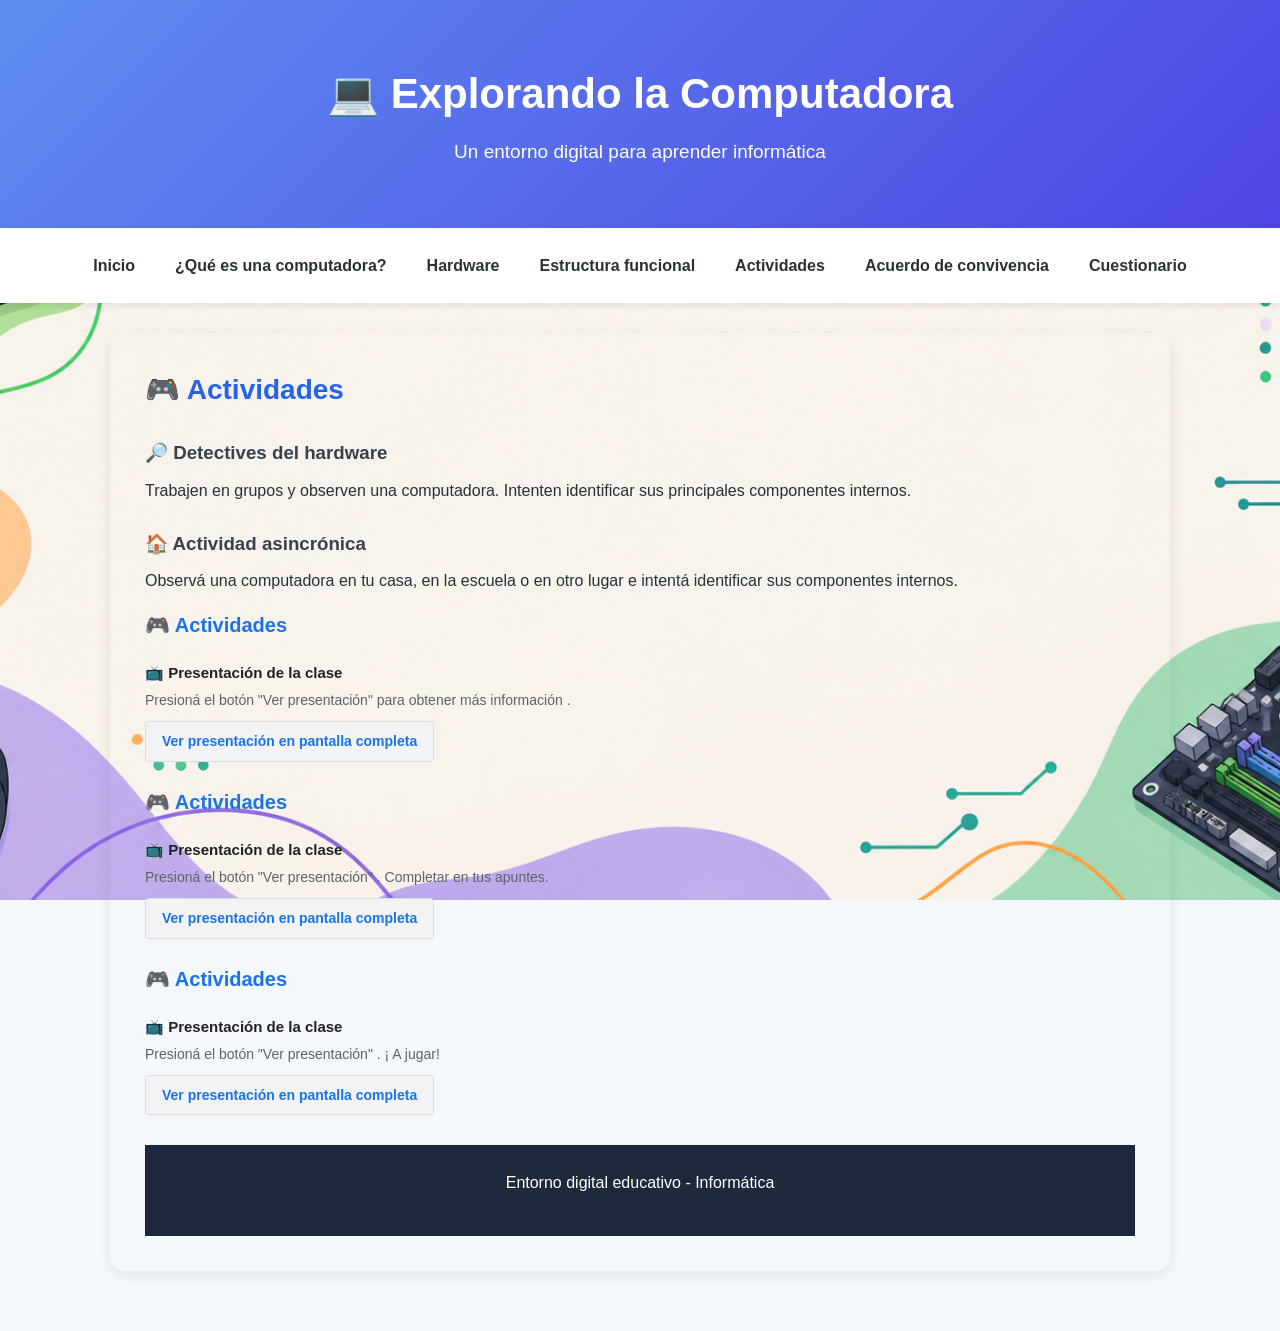
<file: tic proyecto final/paginas/actividades.html>
<!DOCTYPE html>
<html lang="es">
<head>
    <meta charset="UTF-8">
    <meta name="viewport" content="width=device-width, initial-scale=1.0">

    <title>Explorando la Computadora</title>

    <link rel="stylesheet" href="../style.CSS">
    <link rel="icon" type="image/png" href="../img/favicon1.png">
</head>
<body>
     <!-- ENCABEZADO -->
    <header>
        <h1>💻 Explorando la Computadora</h1>
        <p>Un entorno digital para aprender informática</p>
    </header>
    <!-- MENÚ DE NAVEGACIÓN -->
    <nav>
        <a href="../index.HTML">Inicio</a>
        <a href="computadora.html">¿Qué es una computadora?</a>
        <a href="hardware.html">Hardware</a>
        <a href="estructura.html">Estructura funcional</a>
        <a href="actividades.html">Actividades</a>
        <a href="Acuerdo.html">Acuerdo de convivencia</a>
        <a href="Cuestionario.html">Cuestionario</a>
    </nav>
    <main>
        <!-- ACTIVIDADES -->
        <section id="actividades">
            <h2>🎮 Actividades</h2>
            <h3>🔎 Detectives del hardware</h3>
            <p>
                Trabajen en grupos y observen una computadora.
                Intenten identificar sus principales componentes internos.
            </p>
            <h3>🏠 Actividad asincrónica</h3>
            <p>
                Observá una computadora en tu casa, en la escuela o en
                otro lugar e intentá identificar sus componentes internos.
            </p>
             
     <div class="section-title">
        🎮 Actividades
    </div>

    <!-- Bloque de Presentación de la clase idéntico a la referencia -->
    <div class="activity-item">
        <div class="activity-label">
            📺 Presentación de la clase
        </div>
        <p class="activity-desc">
            Presioná el botón "Ver presentación" para obtener más información .
        </p>
        <!-- Enlace que abre la presentación de Google en modo pantalla completa en otra pestaña -->
        <a href="https://docs.google.com/presentation/d/1OItLqTSeYVtId9JcHDfxZBbG9zw5uTg5/present?usp=sharing" 
           target="_blank" 
           rel="noopener noreferrer" 
           class="presentation-link">
           Ver presentación en pantalla completa
        </a>
    </div>
    
    <div class="section-title">
        🎮 Actividades
    </div>

    <!-- Bloque de Presentación de la clase -->
    <div class="activity-item">
        <div class="activity-label">
            📺 Presentación de la clase
        </div>
        <p class="activity-desc">
            Presioná el botón "Ver presentación" . Completar en tus apuntes.
        </p>
        <!-- Enlace adaptado con tu nueva URL de Google Slides en modo presentación -->
        <a href="https://docs.google.com/presentation/d/1x5jxk7A34EEKyYKknyiXtW5SxGXHiY3M/present?usp=sharing" 
           target="_blank" 
           rel="noopener noreferrer" 
           class="presentation-link">
           Ver presentación en pantalla completa
        </a>
    </div>
  
      <div class="section-title">
        🎮 Actividades
    </div>

    <!-- Bloque de Presentación de la clase adaptado con botón -->
    <div class="activity-item">
        <div class="activity-label">
            📺 Presentación de la clase
        </div>
        <p class="activity-desc">
            Presioná el botón "Ver presentación" . ¡ A jugar!
        </p>
        
        <!-- Botón que redirige a la presentación en pantalla completa -->
        <a href="https://docs.google.com/presentation/d/1GeGwZtHry9Mc5yz3SD87e37jo0e93PcH/present?usp=sharing" 
           target="_blank" 
           rel="noopener noreferrer" 
           class="presentation-btn">
           Ver presentación en pantalla completa
        </a>
    </div>


    <footer>
        <p>
            Entorno digital educativo - Informática
        </p>
    </footer>
</body>
</html>
</file>
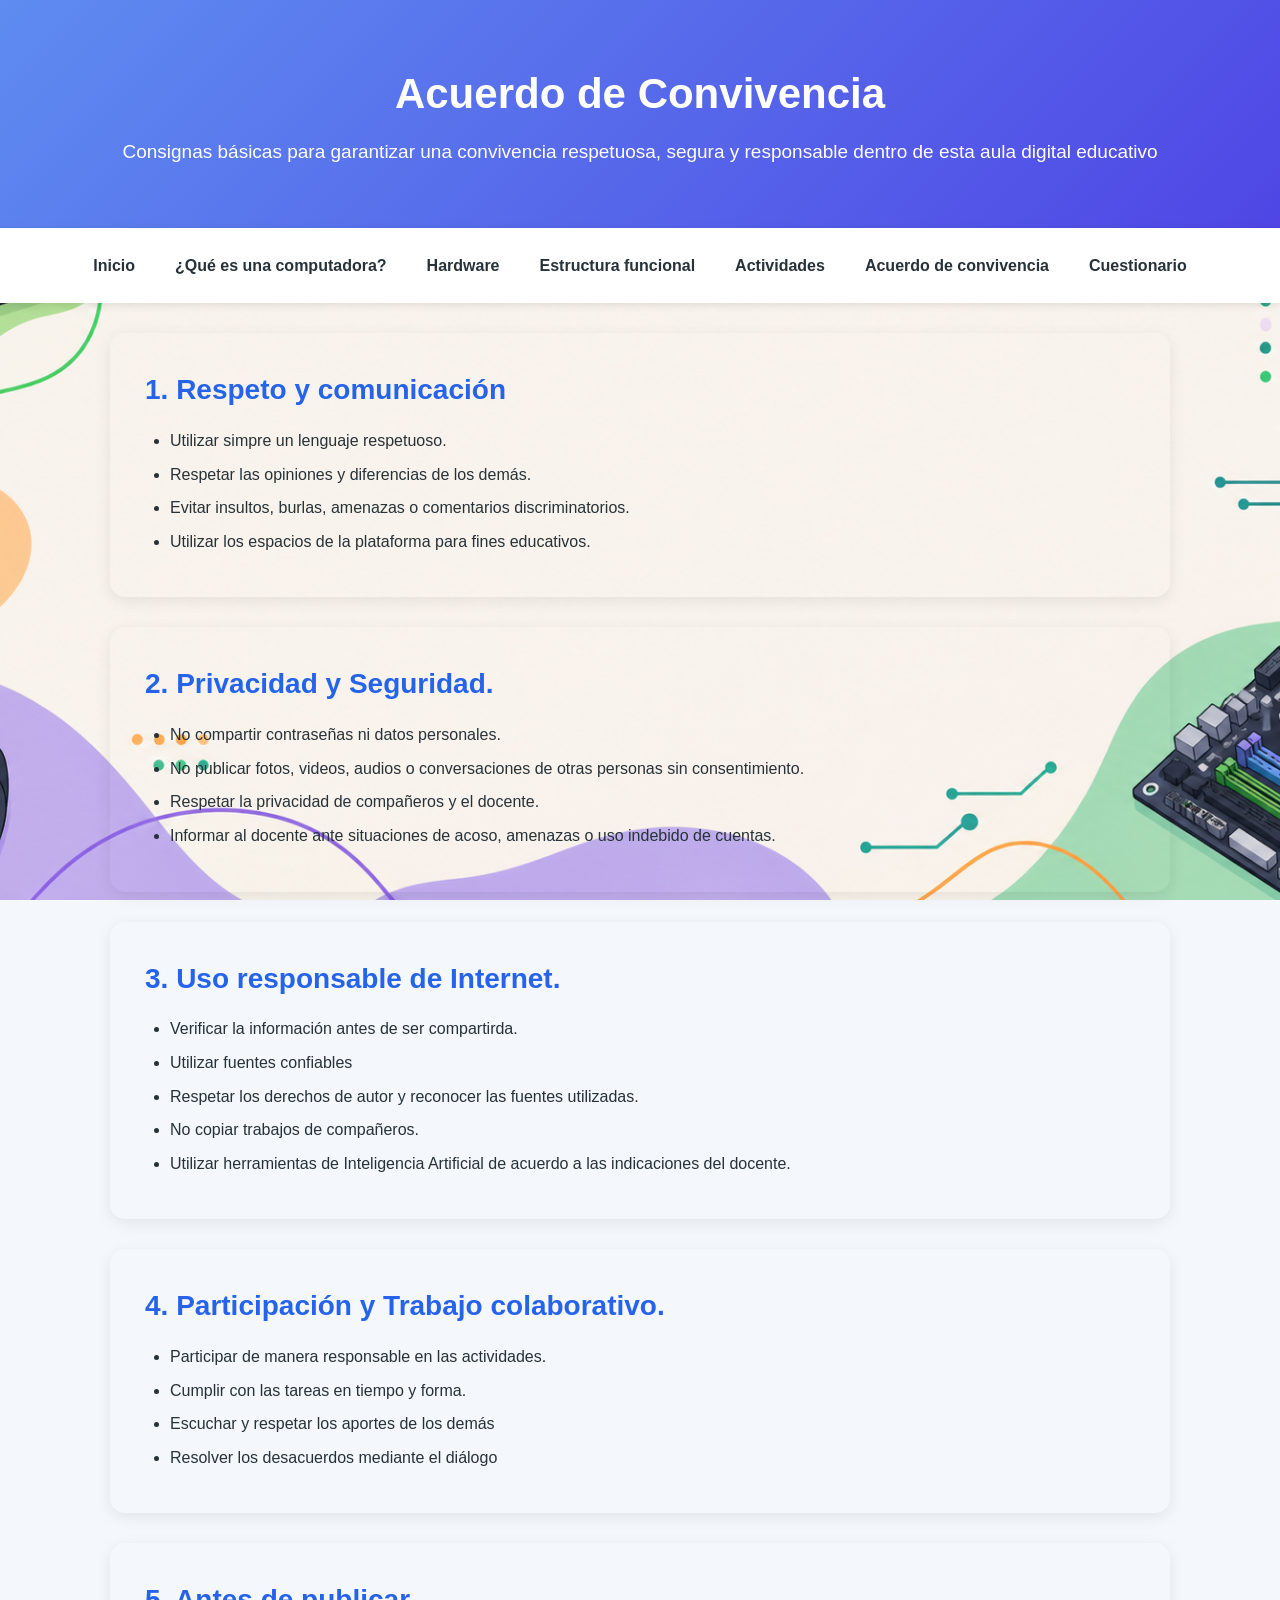
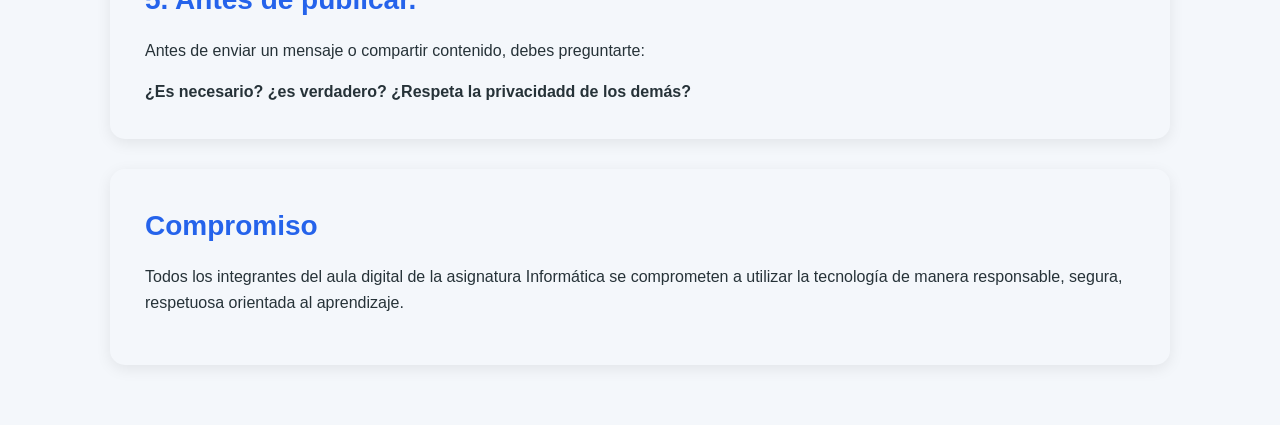
<file: tic proyecto final/paginas/Acuerdo.html>
<!DOCTYPE html>
<html lang="en">
<head>
    <meta charset="UTF-8">
    <meta name="viewport" content="width=device-width, initial-scale=1.0">
    <title>Explorando la Computadora</title>
    <link rel="stylesheet" href="../style.CSS">
    <link rel="icon" type="image/png" href="../img/favicon1.png">
      <link rel="stylesheet" href="https://cdnjs.cloudflare.com/ajax/libs/animate.css/4.1.1/animate.min.css">
</head>
<body>
    <header>
        
        <div>
            <h1>Acuerdo de Convivencia</h1>
            <p>Consignas básicas para garantizar una convivencia respetuosa, segura y responsable dentro de esta aula digital educativo</p>
        </div>
    </header>
    <nav>
        <a href="../index.html">Inicio</a>
        <a href="computadora.html">¿Qué es una computadora?</a>
        <a href="hardware.html">Hardware</a>
        <a href="estructura.html">Estructura funcional</a>
        <a href="actividades.html">Actividades</a>
        <a href="Acuerdo.html">Acuerdo de convivencia</a>
        <a href="Cuestionario.html">Cuestionario</a>
    </nav>
    <main>
        <section>
            <h2 class="animate__animated animate__fadeIn">
                1. Respeto y comunicación
            </h2>
            <ul>
                <li>Utilizar simpre un lenguaje respetuoso.</li>
                <li>Respetar las opiniones y diferencias de los demás.</li>
                <li>Evitar insultos, burlas, amenazas o comentarios discriminatorios.</li>
                <li>Utilizar los espacios de la plataforma para fines educativos.</li>
            </ul>
        </section>
        <section>
            <h2>2. Privacidad y Seguridad.</h2>
            <ul>
                <li>No compartir contraseñas ni datos personales.</li>
                <li>No publicar fotos, videos, audios o conversaciones de otras personas sin consentimiento.</li>
                <li>Respetar la privacidad de compañeros y el docente.</li>
                <li>Informar al docente ante situaciones de acoso, amenazas o uso indebido de cuentas.</li>
            </ul>
        </section>
        <section>
            <h2>3. Uso responsable de Internet.</h2>
            <ul>
                <li>Verificar la información antes de ser compartirda.</li>
                <li>Utilizar fuentes confiables</li>
                <li>Respetar los derechos de autor y reconocer las fuentes utilizadas.</li>
                <li>No copiar trabajos de compañeros.</li>
                <li>Utilizar herramientas de Inteligencia Artificial de acuerdo a las indicaciones del docente.</li>
            </ul>
        </section>
        <section>
            <h2>4. Participación y Trabajo colaborativo.</h2>
            <ul>
                <li>Participar de manera responsable en las actividades.</li>
                <li>Cumplir con las tareas en tiempo y forma.</li>
                <li>Escuchar y respetar los aportes de los demás</li>
                <li>Resolver los desacuerdos mediante el diálogo</li>
            </ul>
        </section>
        <section>
            <h2>5. Antes de publicar.</h2>
            <p>Antes de enviar un mensaje o compartir contenido, debes preguntarte:</p>
            <h4>¿Es necesario? ¿es verdadero? ¿Respeta la privacidadd de los demás?</h4>
        </section>
        <section>
            <h2>Compromiso</h2>
            <p>Todos los integrantes del aula digital de la asignatura Informática se comprometen a utilizar la tecnología de manera responsable, segura, respetuosa  orientada al aprendizaje.</p>
        </section>
    </main>
</body>
</html>
</file>
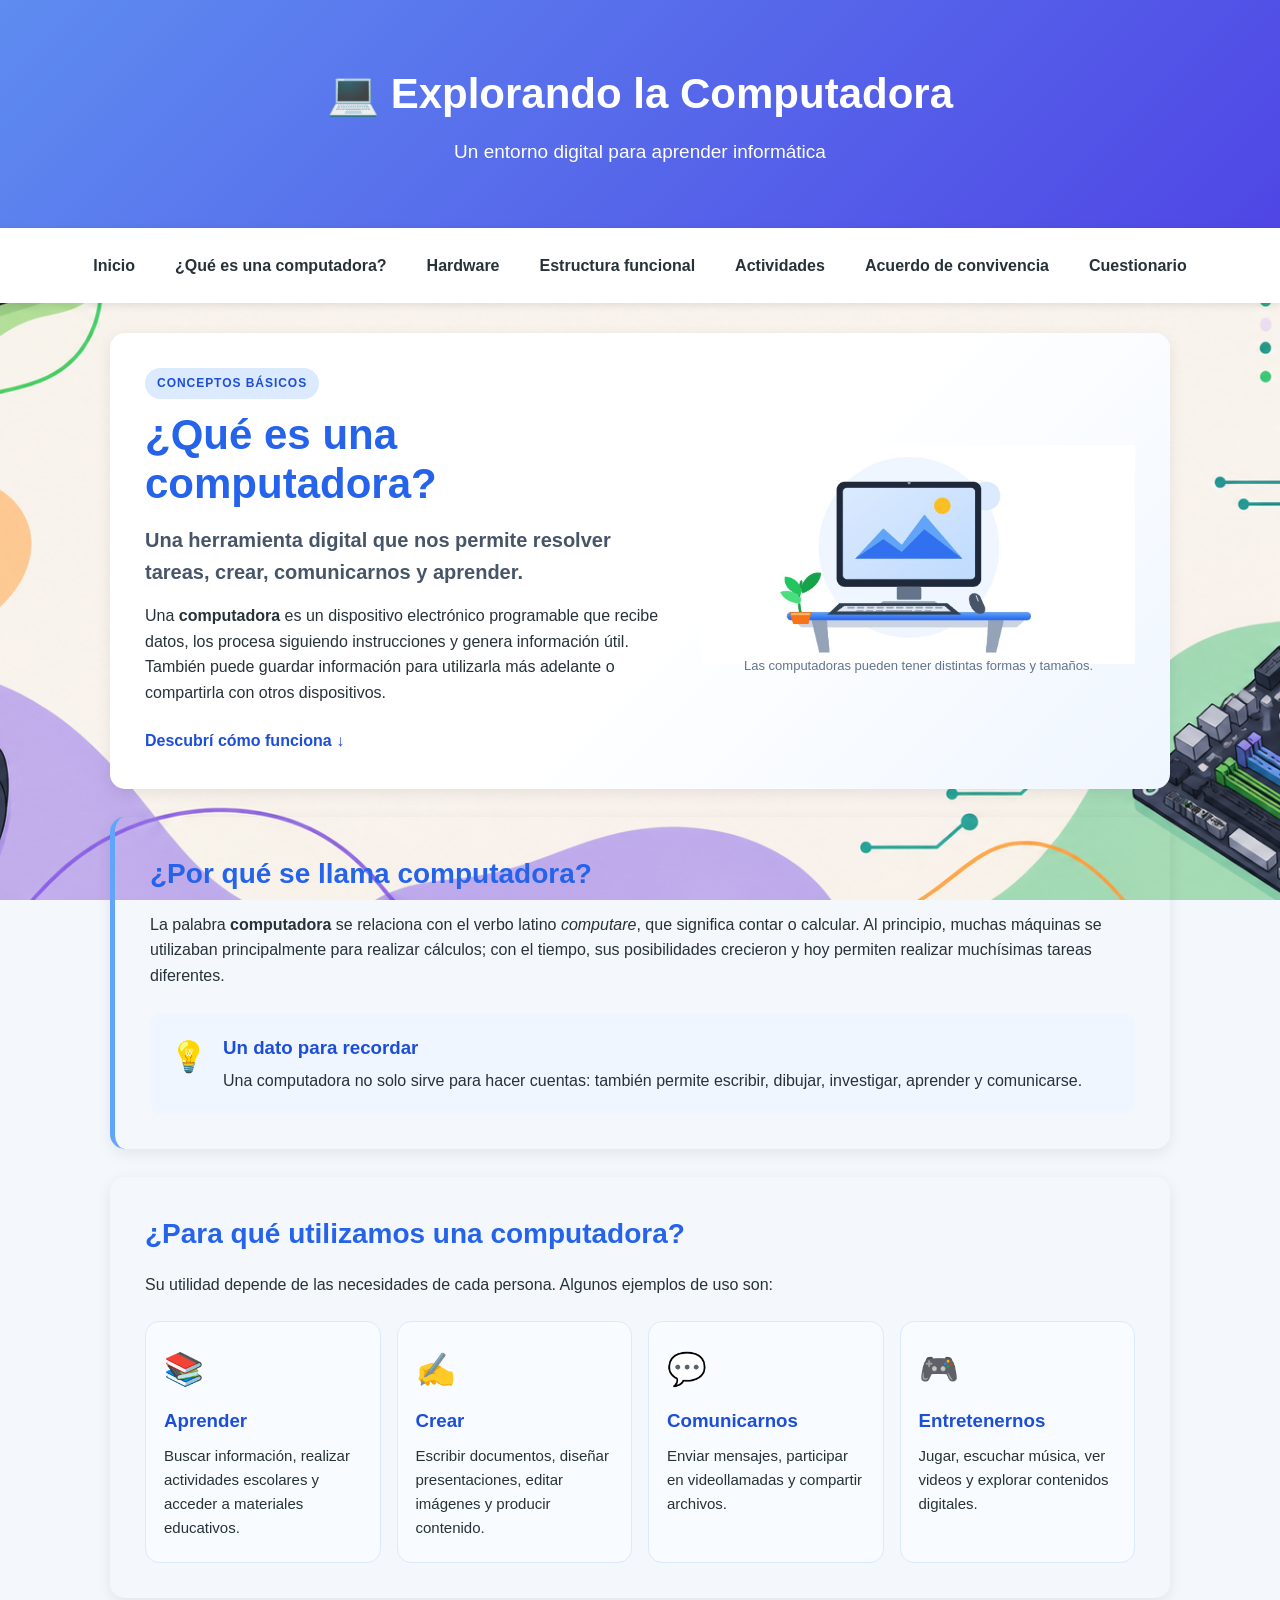
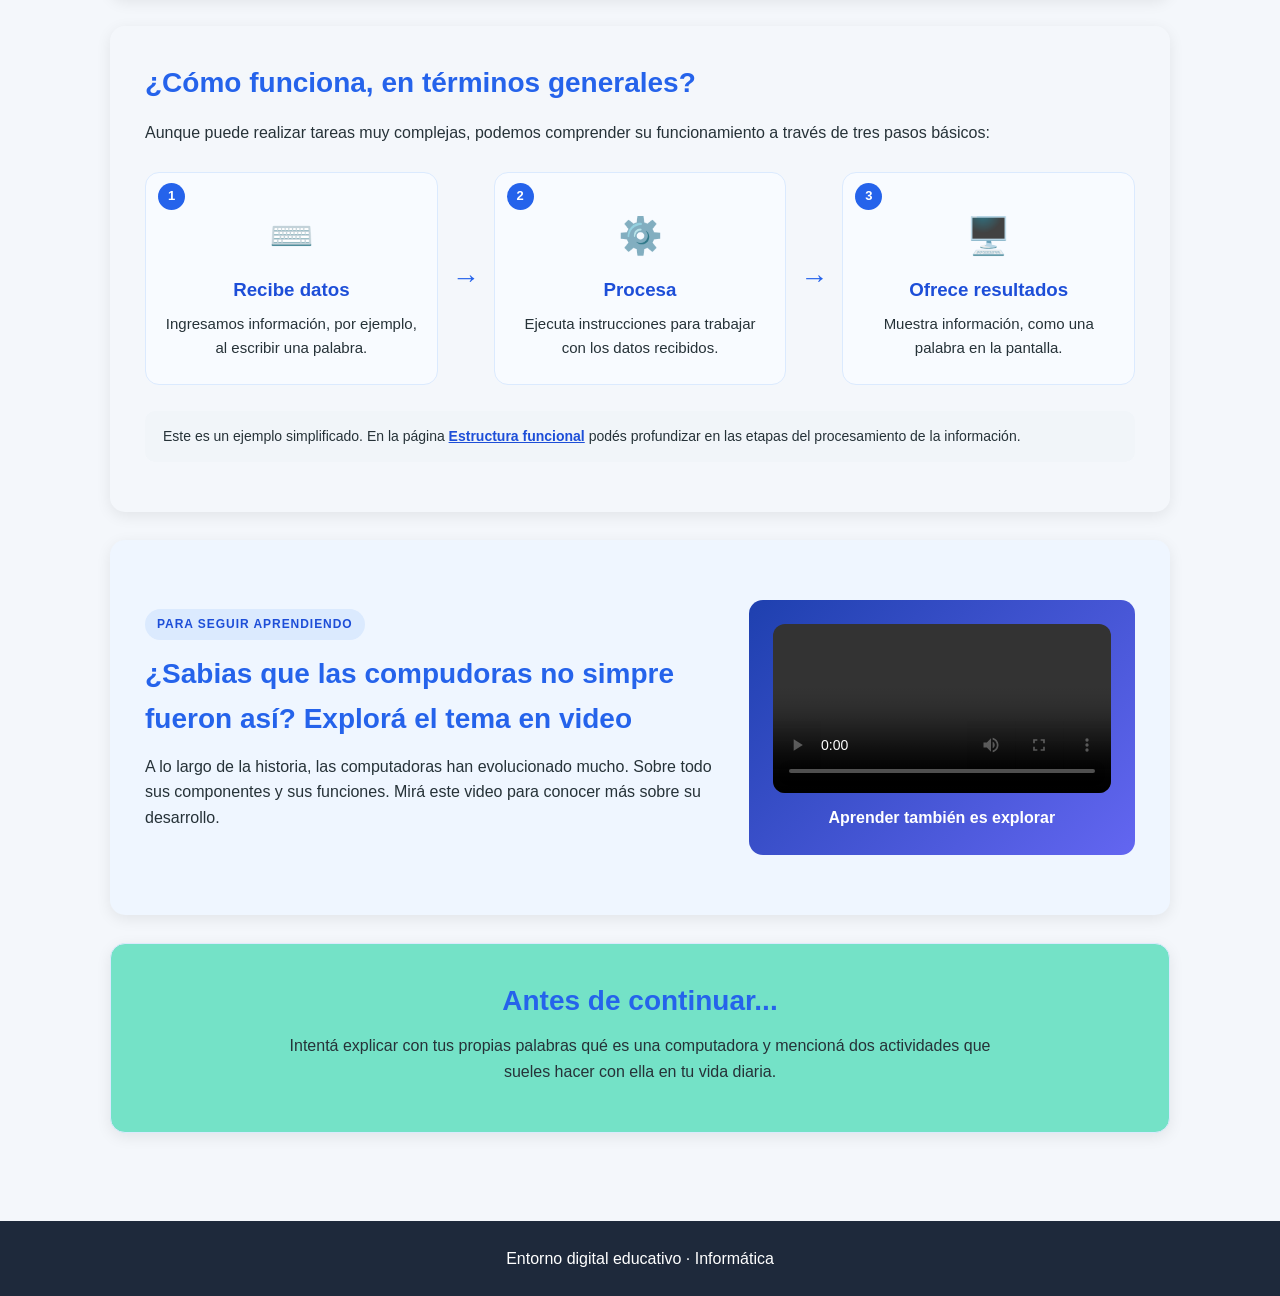
<file: tic proyecto final/paginas/computadora.html>
<!DOCTYPE html>
<html lang="es">
<head>
    <meta charset="UTF-8">
    <meta name="viewport" content="width=device-width, initial-scale=1.0">
    <title>¿Qué es una computadora? | Explorando la Computadora</title>
    <link rel="stylesheet" href="../style.CSS">
    <link rel="icon" type="image/png" href="../img/favicon1.png">
</head>
<body>
    <header>
        <h1>💻 Explorando la Computadora</h1>
        <p>Un entorno digital para aprender informática</p>
    </header>

    <nav>
        <a href="../index.HTML">Inicio</a>
        <a href="computadora.html" aria-current="page">¿Qué es una computadora?</a>
        <a href="hardware.html">Hardware</a>
        <a href="estructura.html">Estructura funcional</a>
        <a href="actividades.html">Actividades</a>
        <a href="Acuerdo.html">Acuerdo de convivencia</a>
        <a href="Cuestionario.html">Cuestionario</a>
    </nav>

    <main class="pagina-computadora">
        <section class="presentacion-computadora" id="computadora">
            <div class="presentacion-texto">
                <span class="etiqueta-seccion">CONCEPTOS BÁSICOS</span>
                <h2>¿Qué es una computadora?</h2>
                <p class="bajada">Una herramienta digital que nos permite resolver tareas, crear, comunicarnos y aprender.</p>
                <p>
                    Una <strong>computadora</strong> es un dispositivo electrónico programable que recibe datos,
                    los procesa siguiendo instrucciones y genera información útil. También puede guardar
                    información para utilizarla más adelante o compartirla con otros dispositivos.
                </p>
                <a class="enlace-destacado" href="#como-funciona">Descubrí cómo funciona ↓</a>
            </div>
            <figure class="ilustracion-computadora">
                <img src="../img/computadora-ilustración.jpg" alt="Ilustración de una computadora de escritorio sobre un escritorio">
                <figcaption>Las computadoras pueden tener distintas formas y tamaños.</figcaption>
            </figure>
        </section>

        <section id="nombre-computadora" class="bloque-lectura">
            <h2>¿Por qué se llama computadora?</h2>
            <p>
                La palabra <strong>computadora</strong> se relaciona con el verbo latino <em>computare</em>,
                que significa contar o calcular. Al principio, muchas máquinas se utilizaban principalmente
                para realizar cálculos; con el tiempo, sus posibilidades crecieron y hoy permiten realizar
                muchísimas tareas diferentes.
            </p>
            <aside class="dato-curioso">
                <span class="dato-icono" aria-hidden="true">💡</span>
                <div>
                    <h3>Un dato para recordar</h3>
                    <p>Una computadora no solo sirve para hacer cuentas: también permite escribir, dibujar, investigar, aprender y comunicarse.</p>
                </div>
            </aside>
        </section>

        <section id="usos">
            <h2>¿Para qué utilizamos una computadora?</h2>
            <p>Su utilidad depende de las necesidades de cada persona. Algunos ejemplos de uso son:</p>
            <div class="usos-grid">  <!--//ADAPTACIÓN PARA CELULARES//-->
                <article class="uso-tarjeta">
                    <span class="uso-icono" aria-hidden="true">📚</span>
                    <h3>Aprender</h3>
                    <p>Buscar información, realizar actividades escolares y acceder a materiales educativos.</p>
                </article>
                <article class="uso-tarjeta">
                    <span class="uso-icono" aria-hidden="true">✍️</span>
                    <h3>Crear</h3>
                    <p>Escribir documentos, diseñar presentaciones, editar imágenes y producir contenido.</p>
                </article>
                <article class="uso-tarjeta">
                    <span class="uso-icono" aria-hidden="true">💬</span>
                    <h3>Comunicarnos</h3>
                    <p>Enviar mensajes, participar en videollamadas y compartir archivos.</p>
                </article>
                <article class="uso-tarjeta">
                    <span class="uso-icono" aria-hidden="true">🎮</span>
                    <h3>Entretenernos</h3>
                    <p>Jugar, escuchar música, ver videos y explorar contenidos digitales.</p>
                </article>
            </div>
        </section>

        <section id="como-funciona">
            <h2>¿Cómo funciona, en términos generales?</h2>
            <p>
                Aunque puede realizar tareas muy complejas, podemos comprender su funcionamiento a través
                de tres pasos básicos:
            </p>
            <div class="pasos-computadora" aria-label="Etapas generales del procesamiento de información">
                <article class="paso-computadora">
                    <span class="paso-numero">1</span>
                    <span class="paso-icono" >⌨️</span>
                    <h3>Recibe datos</h3>
                    <p>Ingresamos información, por ejemplo, al escribir una palabra.</p>
                </article>
                <span class="flecha-paso"> →</span>
                <article class="paso-computadora">
                    <span class="paso-numero">2</span>
                    <span class="paso-icono">⚙️</span>
                    <h3>Procesa</h3>
                    <p>Ejecuta instrucciones para trabajar con los datos recibidos.</p>
                </article>
                <span class="flecha-paso">→</span>
                <article class="paso-computadora">
                    <span class="paso-numero">3</span>
                    <span class="paso-icono">🖥️</span>
                    <h3>Ofrece resultados</h3>
                    <p>Muestra información, como una palabra en la pantalla.</p>
                </article>
            </div>
            <p class="nota-aclaratoria">
                Este es un ejemplo simplificado. En la página <a href="estructura.html">Estructura funcional</a>
                podés profundizar en las etapas del procesamiento de la información.
            </p>
        </section>

        <section id="video-recurso" class="recurso-final">
            <div>
                <span class="etiqueta-seccion">PARA SEGUIR APRENDIENDO</span>
                <h2>¿Sabias que las compudoras no simpre fueron así? Explorá el tema en video</h2>
                <p>A lo largo de la historia, las computadoras han evolucionado mucho. Sobre todo sus componentes y sus funciones. Mirá este video para conocer más sobre su desarrollo.</p>
                </div>  
            <div class="video-ilustrado">
            
        <video class="video-contenido" controls>  <!-- CONTROL DE VIDEO    -->
            <source src="../videos/Informacion.mp4" type="video/mp4">
            Tu navegador no soporta videos.
        </video>
                <p>Aprender también es explorar</p>
            </div>
        </section>

        <section class="cierre-aprendizaje">
            <h2>Antes de continuar...</h2>
            <p>Intentá explicar con tus propias palabras qué es una computadora y mencioná dos actividades que sueles hacer con ella en tu vida diaria.</p>
        </section>
    </main>

    <footer>
        <p>Entorno digital educativo · Informática</p>
    </footer>
</body>
</html>
</file>
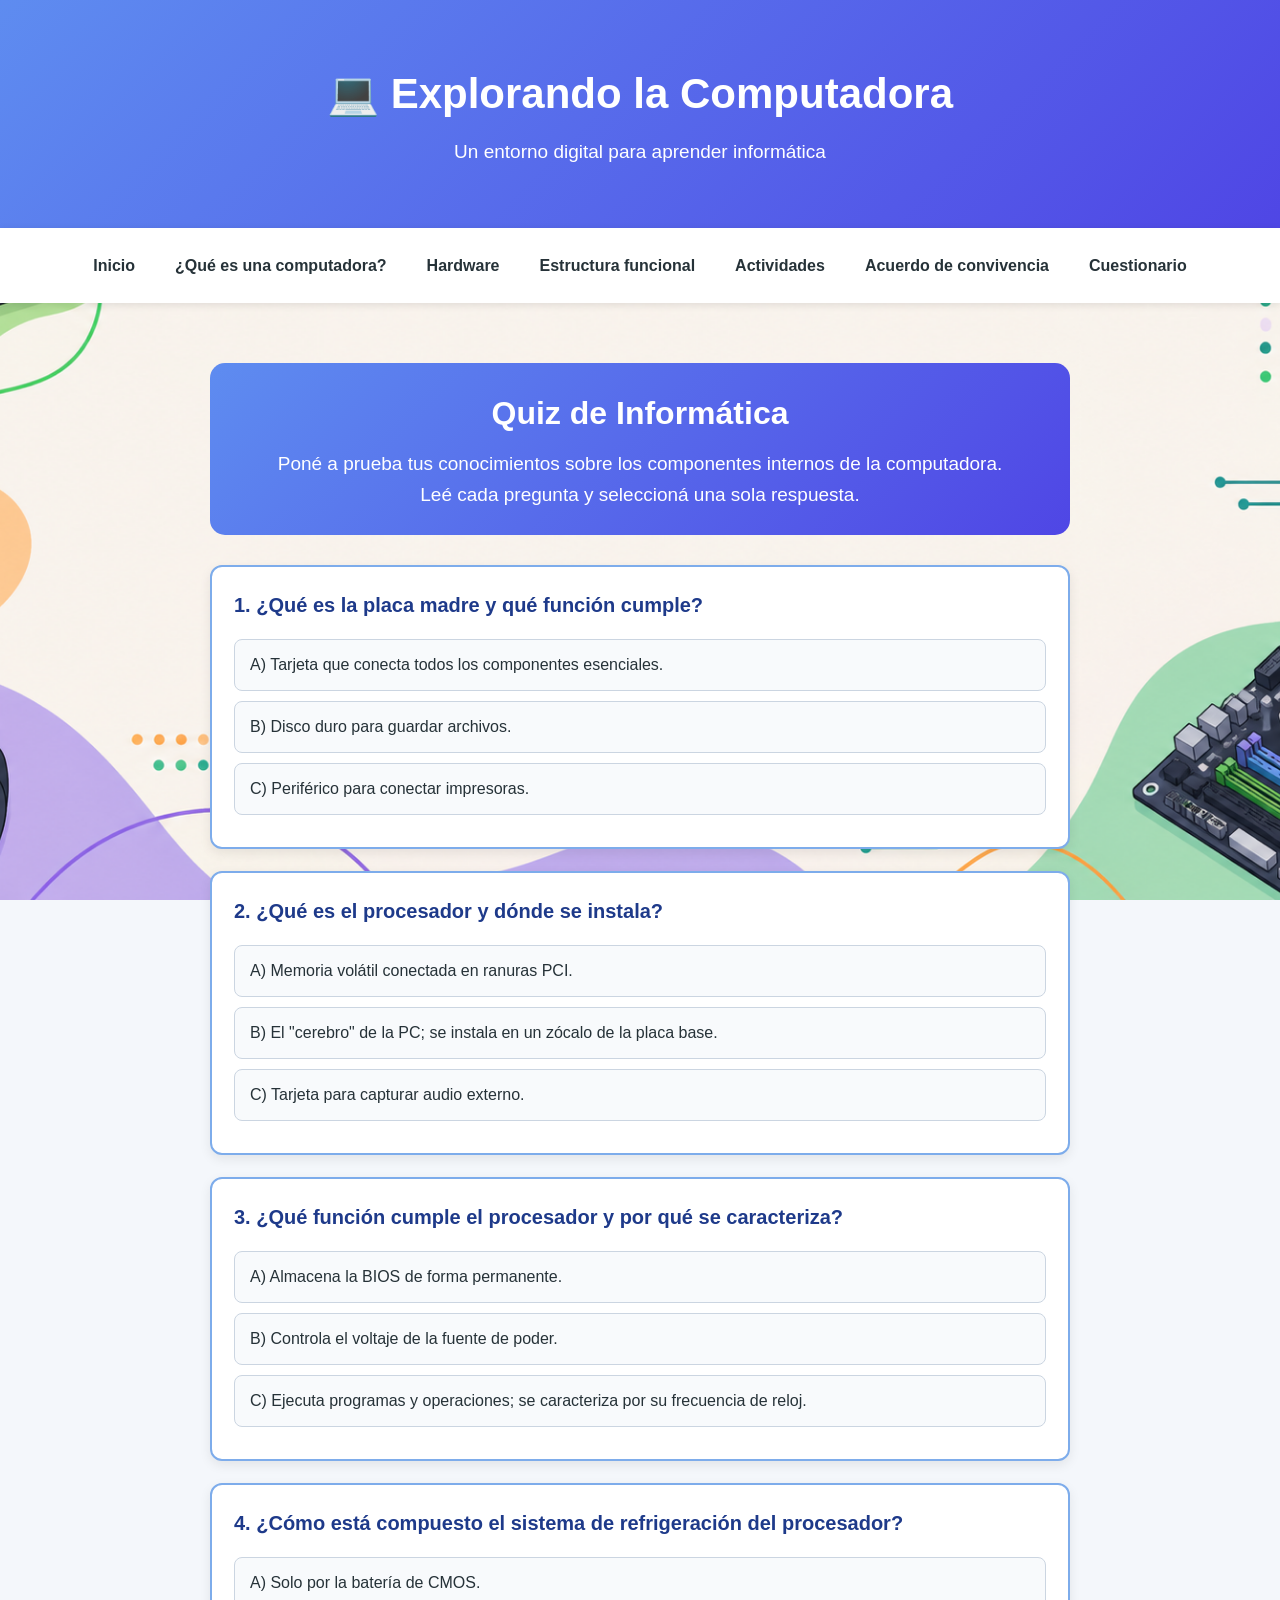
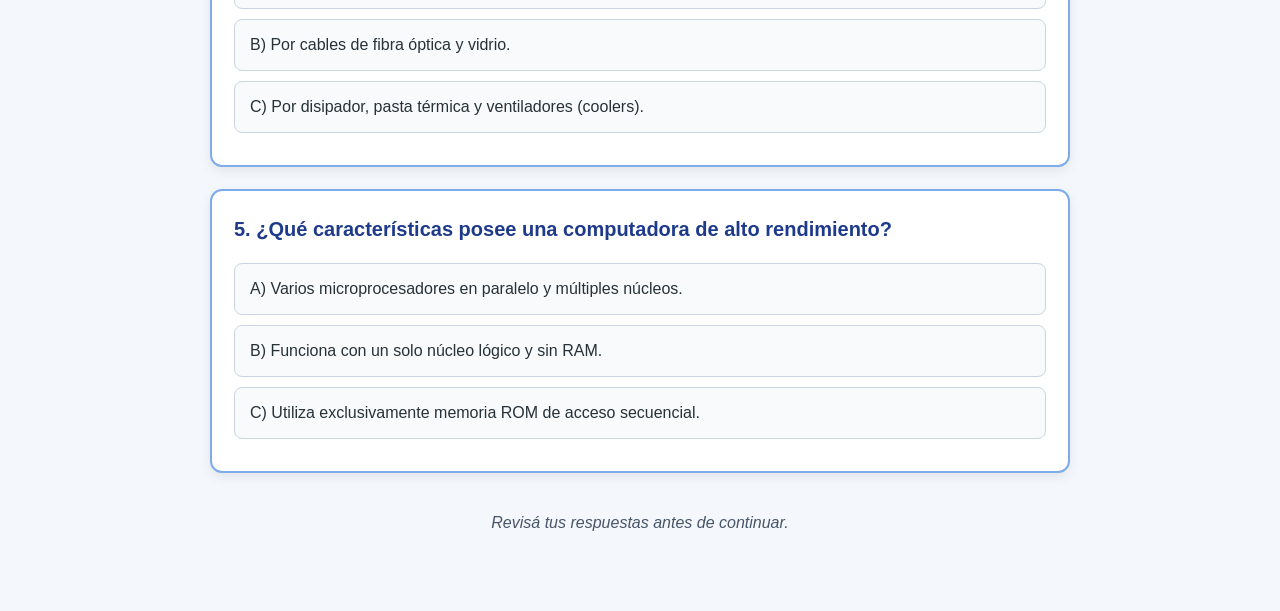
<file: tic proyecto final/paginas/Cuestionario.html>
<!DOCTYPE html>
<html lang="es">
<head>
    <meta charset="UTF-8">
    <meta name="viewport" content="width=device-width, initial-scale=1.0">
    <title>Quiz de Informática</title>
    <link rel="stylesheet" href="../style.CSS">
    <link rel="icon" type="image/png" href="../img/favicon1.png">
</head>
<header>
        <h1>💻 Explorando la Computadora</h1>
        <p>Un entorno digital para aprender informática</p>
    </header>
    <!-- MENÚ DE NAVEGACIÓN -->
    <nav>
        <a href="../index.HTML">Inicio</a>
        <a href="computadora.html">¿Qué es una computadora?</a>
        <a href="hardware.html">Hardware</a>
        <a href="estructura.html">Estructura funcional</a>
        <a href="actividades.html">Actividades</a>
        <a href="Acuerdo.html">Acuerdo de convivencia</a>
        <a href="Cuestionario.html">Cuestionario</a>

    </nav>
<body>

    <main class="quiz">

        <header class="encabezado-quiz">
            <h1>Quiz de Informática</h1>
            <p>Poné a prueba tus conocimientos sobre los componentes internos de la computadora.</p>
            <p>Leé cada pregunta y seleccioná una sola respuesta.</p>
        </header>
        <form class="cuestionario-quiz">
            <!-- PREGUNTA 1 -->
            <section class="pregunta">
                <h2>1. ¿Qué es la placa madre y qué función cumple?</h2>

                <input type="radio" name="pregunta1" id="p1a">
                <label for="p1a">
                A) Tarjeta que conecta todos los componentes esenciales.
                </label>
                    <p class="correcto">¡Excelente! Esa es la respuesta correcta.</p>
                <input type="radio" name="pregunta1" id="p1b">
                <label for="p1b">
                B) Disco duro para guardar archivos.
                </label>
                    <p class="incorrecto">¡Sigue intentando! Revisá la función de la placa madre.</p>
                <input type="radio" name="pregunta1" id="p1c">
                <label for="p1c">
                C) Periférico para conectar impresoras.
                </label>
                <p class="incorrecto">¡Sigue intentando! Revisá la función de la placa madre.</p>
                </section>

            <!-- PREGUNTA 2 -->
            <section class="pregunta">
                <h2>2. ¿Qué es el procesador y dónde se instala?</h2>
                <input type="radio" name="pregunta2" id="p2a">
                <label for="p2a">A) Memoria volátil conectada en ranuras PCI.</label>
                <p class="incorrecto">¡Sigue intentando! Revisá la función del procesador.</p>
                <input type="radio" name="pregunta2" id="p2b">
                <label for="p2b">B) El "cerebro" de la PC; se instala en un zócalo de la placa base.</label>

                <input type="radio" name="pregunta2" id="p2c">
                <label for="p2c">C) Tarjeta para capturar audio externo.</label>

            </section>

            <!-- PREGUNTA 3 -->
            <section class="pregunta">
                <h2>3. ¿Qué función cumple el procesador y por qué se caracteriza?</h2>

                <input type="radio" name="pregunta3" id="p3a">
                <label for="p3a">A) Almacena la BIOS de forma permanente.</label>

                <input type="radio" name="pregunta3" id="p3b">
                <label for="p3b">B) Controla el voltaje de la fuente de poder.</label>

                <input type="radio" name="pregunta3" id="p3c">
                <label for="p3c">C) Ejecuta programas y operaciones; se caracteriza por su frecuencia de reloj.</label>
            </section>

            <!-- PREGUNTA 4 -->
            <section class="pregunta">
                <h2>4. ¿Cómo está compuesto el sistema de refrigeración del procesador?</h2>

                <input type="radio" name="pregunta4" id="p4a">
                <label for="p4a">A) Solo por la batería de CMOS.</label>

                <input type="radio" name="pregunta4" id="p4b">
                <label for="p4b">B) Por cables de fibra óptica y vidrio.</label>

                <input type="radio" name="pregunta4" id="p4c">
                <label for="p4c">C) Por disipador, pasta térmica y ventiladores (coolers).</label>
            </section>

            <!-- PREGUNTA 5 -->
            <section class="pregunta">
                <h2>5. ¿Qué características posee una computadora de alto rendimiento?</h2>

                <input type="radio" name="pregunta5" id="p5a">
                <label for="p5a">A) Varios microprocesadores en paralelo y múltiples núcleos.</label>

                <input type="radio" name="pregunta5" id="p5b">
                <label for="p5b">B) Funciona con un solo núcleo lógico y sin RAM.</label>

                <input type="radio" name="pregunta5" id="p5c">
                <label for="p5c">C) Utiliza exclusivamente memoria ROM de acceso secuencial.</label>
            </section>

            <p class="indicacion-quiz">
                Revisá tus respuestas antes de continuar.
            </p>

        </form>

    </main>

</body>
</html>
</file>
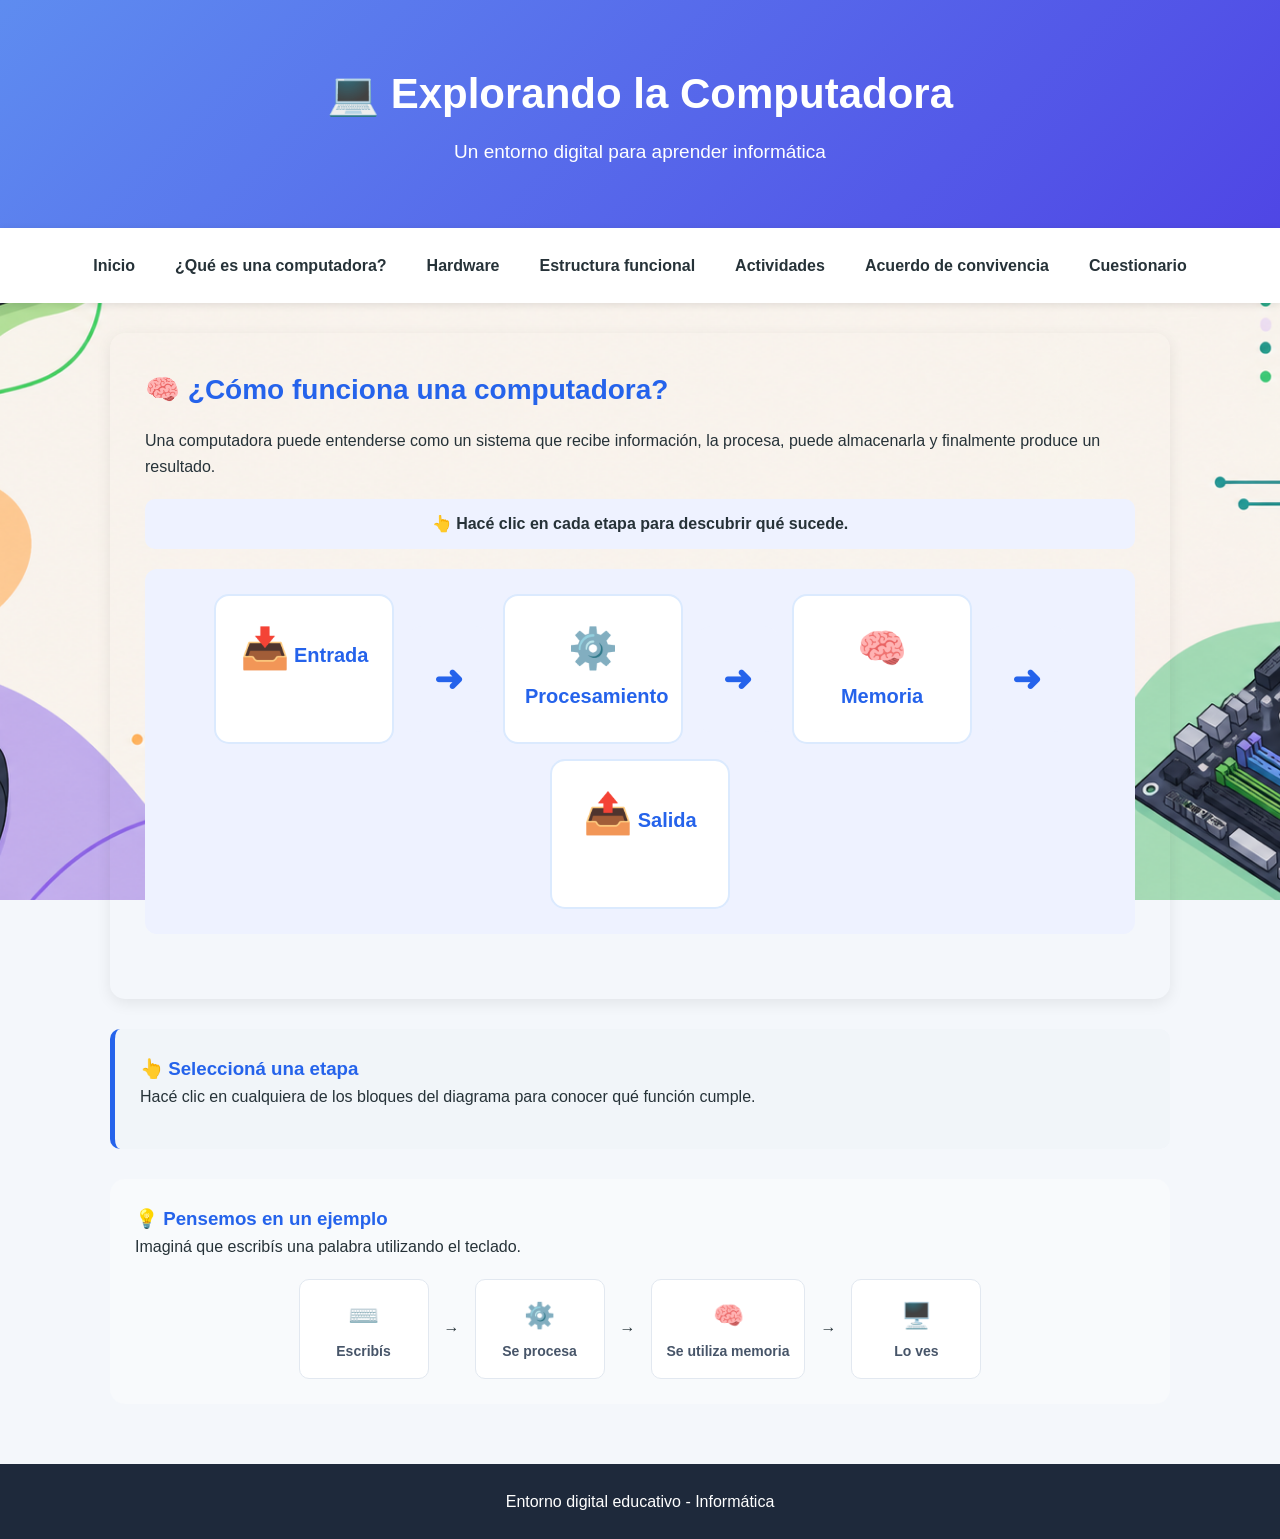
<file: tic proyecto final/paginas/estructura.html>
<!DOCTYPE html>
<html lang="es">
<head>
    <meta charset="UTF-8">
    <meta name="viewport" content="width=device-width, initial-scale=1.0">

    <title>Explorando la Computadora</title>

    <link rel="stylesheet" href="../style.CSS">
    <link rel="icon" type="image/png" href="../img/favicon1.png">
</head>
 <!-- ENCABEZADO -->
    <header>
        <h1>💻 Explorando la Computadora</h1>
        <p>Un entorno digital para aprender informática</p>
    </header>
    <!-- MENÚ DE NAVEGACIÓN -->
    <nav>
        <a href="../index.HTML">Inicio</a>
        <a href="computadora.html">¿Qué es una computadora?</a>
        <a href="hardware.html">Hardware</a>
        <a href="estructura.html">Estructura funcional</a>
        <a href="actividades.html">Actividades</a>
        <a href="Acuerdo.html">Acuerdo de convivencia</a>
        <a href="Cuestionario.html">Cuestionario</a>
    </nav>
<body>
    <main>
        <!-- ESTRUCTURA FUNCIONAL -->
        <section id="estructura">
            <h2>🧠 ¿Cómo funciona una computadora?</h2>
                <p>
        Una computadora puede entenderse como un sistema que recibe
        información, la procesa, puede almacenarla y finalmente
        produce un resultado.
                </p>
                <p class="instruccion">
        👆 Hacé clic en cada etapa para descubrir qué sucede.
                </p>
    <!-- DIAGRAMA -->
        <div class="diagrama-funcional">
        <!-- ENTRADA -->

        <!-- PROCESAMIENTO -->
        <details class="etapa">
    <summary>
        <span class="etapa-icono">📥</span>
        <span class="etapa-titulo">Entrada</span>
    </summary>

    <span class="etapa-descripcion">
        Recibimos información
    </span>
</details>
            <div class="flecha"> ➜ </div>
            <details class="etapa">
                <summary>
        <span class="etapa-icono">⚙️</span>
            <span class="etapa-titulo">
                Procesamiento
            </span>
                </summary>
            <span class="etapa-descripcion">
                Se procesan los datos
            </span>
        </details>
            <div class="flecha"> ➜</div>
        
         <!-- MEMORIA -->
        <details class="etapa">
            <summary>
                <span class="etapa-icono">🧠</span>
                <span class="etapa-titulo">
                    Memoria
                </span>
            </summary>
            <span class="etapa-descripcion">
                Se mantienen datos
            </span>
        </details>
        <div class="flecha">  ➜</div>
<!-- SALIDA -->
        <details class="etapa">
            <summary>
                <span class="etapa-icono">📤</span>
                <span class="etapa-titulo">
                    Salida
                </span>
            </summary>
            <span class="etapa-descripcion">
                Obtenemos un resultado
            </span>
        </details>
    </div>
        </section>  
    <!-- INFORMACIÓN DE CADA ETAPA -->
    <div id="info-etapa" class="info-etapa">
    
        <h3 id="titulo-etapa">
            👆 Seleccioná una etapa
        </h3>
        <p id="texto-etapa">
            Hacé clic en cualquiera de los bloques del diagrama
            para conocer qué función cumple.
        </p>
    </div>
    <!-- EJEMPLO -->
    <div class="ejemplo-funcional">
        <h3>💡 Pensemos en un ejemplo</h3>
        <p>
            Imaginá que escribís una palabra utilizando el teclado.
        </p>
        <div class="ejemplo-pasos">
            <div>
                ⌨️
                <strong>Escribís</strong>
            </div>
            <span>→</span>
            <div>
                ⚙️
                <strong>Se procesa</strong>
            </div>
            <span>→</span>
            <div>
                🧠
                <strong>Se utiliza memoria</strong>
            </div>
            <span>→</span>
            <div>
                🖥️
                <strong>Lo ves</strong>
            </div>
        </div>
    </div>
</section>
    </main>
    <!-- PIE DE PÁGINA -->
    <footer>
        <p>
            Entorno digital educativo - Informática
        </p>
    </footer>
</body>
</html>
</file>
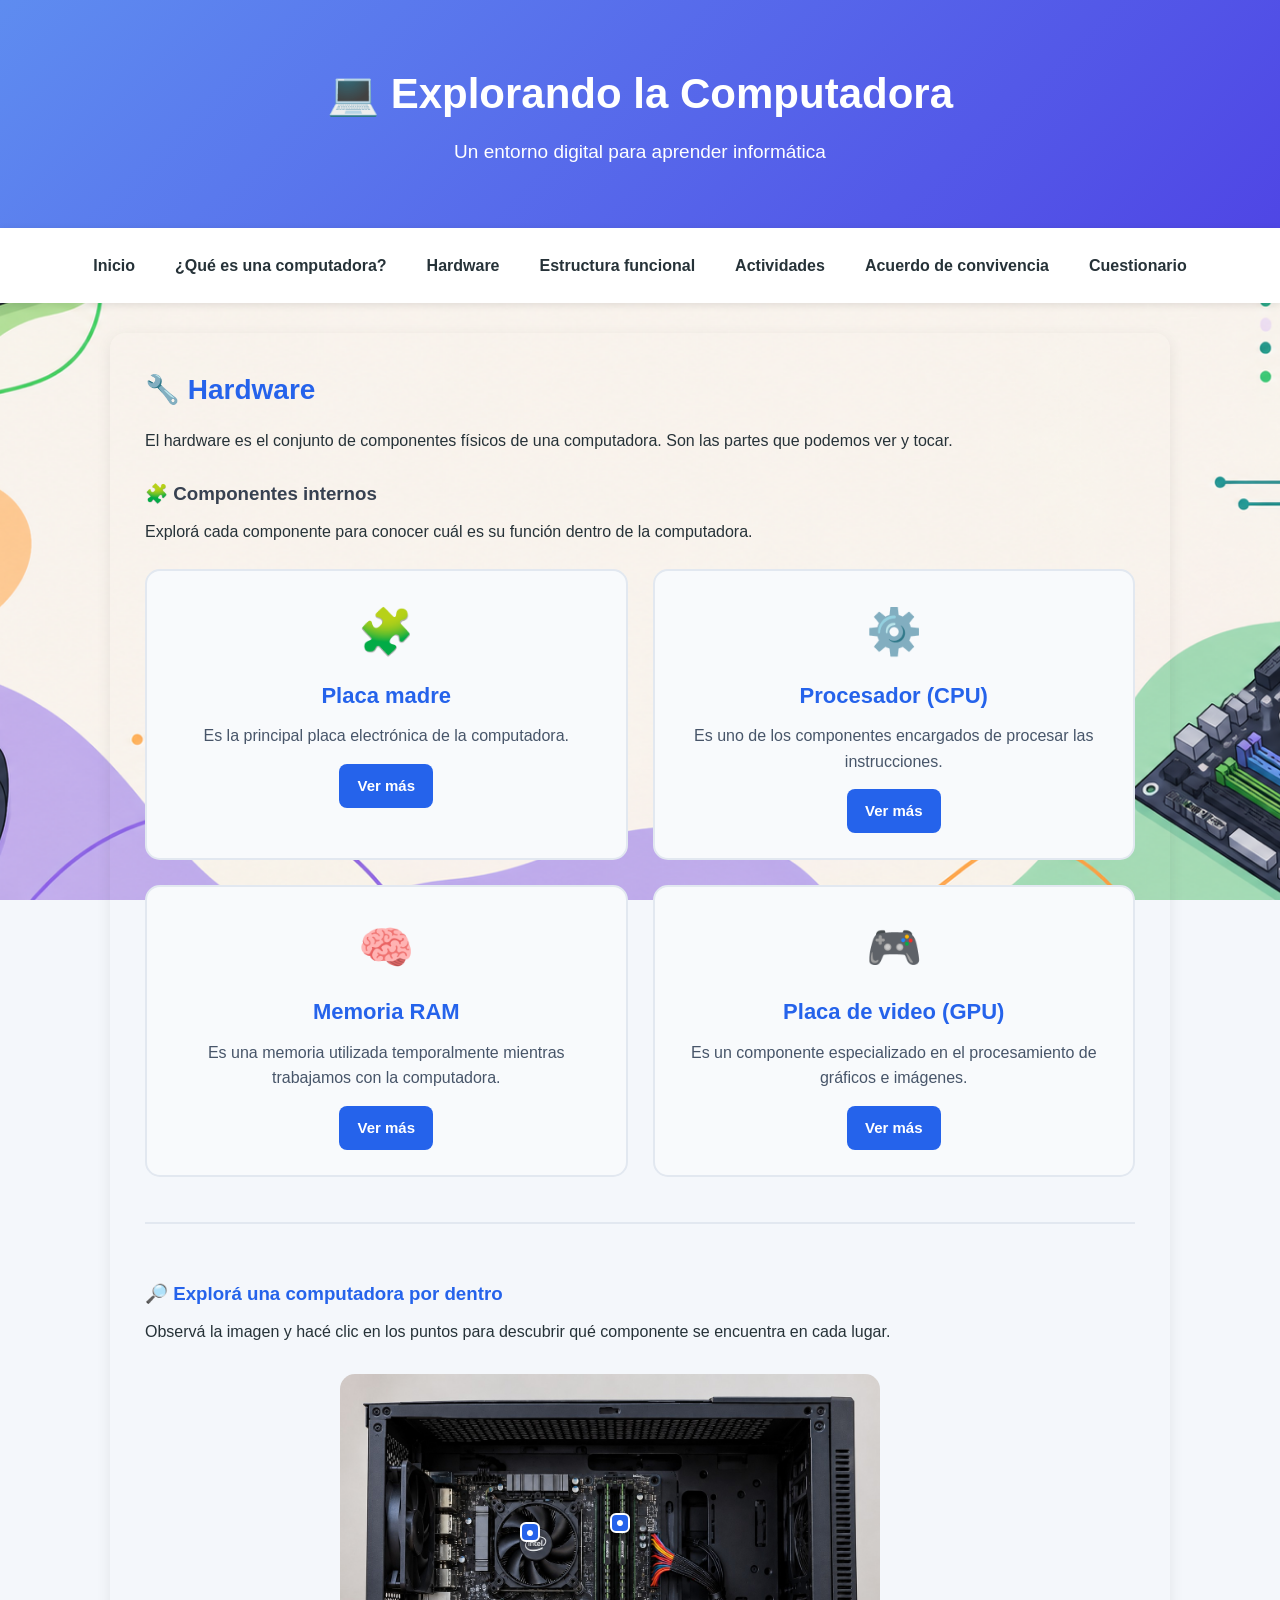
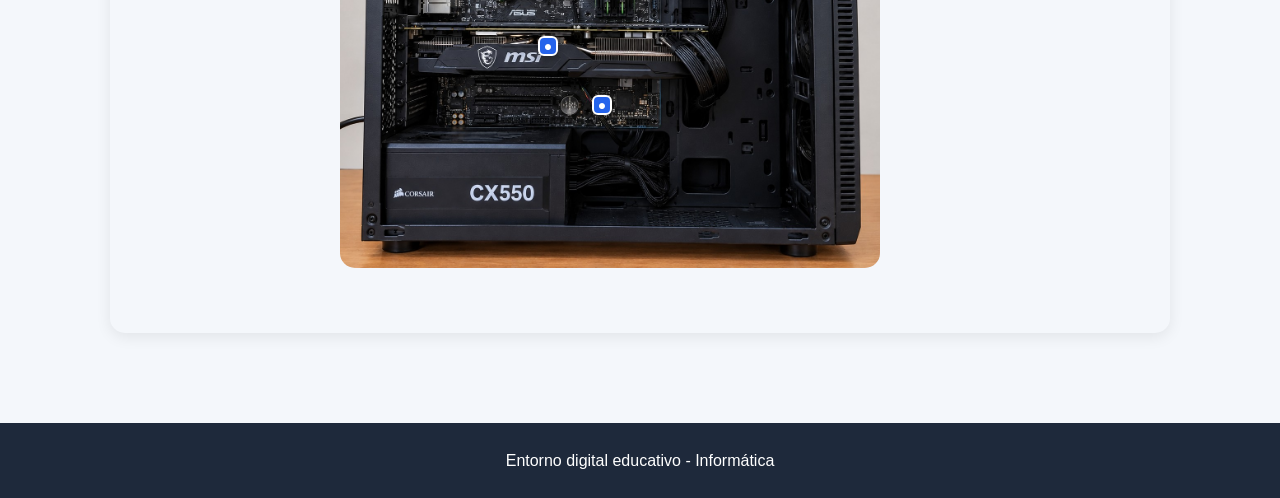
<file: tic proyecto final/paginas/hardware.html>
<!DOCTYPE html>
<html lang="es">
<head>
    <meta charset="UTF-8">
    <meta name="viewport" content="width=device-width, initial-scale=1.0">

    <title>Explorando la Computadora</title>

    <link rel="stylesheet" href="../style.CSS">
    <link rel="icon" type="image/png" href="../img/favicon1.png">
</head>
<body>
    <header>
        <h1>💻 Explorando la Computadora</h1>
        <p>Un entorno digital para aprender informática</p>
    </header>


    <!-- MENÚ DE NAVEGACIÓN -->
    <nav>
        <a href="../index.HTML">Inicio</a>
        <a href="computadora.html">¿Qué es una computadora?</a>
        <a href="hardware.html">Hardware</a>
        <a href="estructura.html">Estructura funcional</a>
        <a href="actividades.html">Actividades</a>
        <a href="Acuerdo.html">Acuerdo de convivencia</a>     
        <a href="Cuestionario.html">Cuestionario</a>
    </nav>
        <main>
            <!-- SECCIÓN HARDWARE -->
                    <section id="hardware">

            <h2>🔧 Hardware</h2>

                <p>
                 El hardware es el conjunto de componentes físicos de
                una computadora. Son las partes que podemos ver y tocar.
                </p>

            <h3>🧩 Componentes internos</h3>

                <p>
            Explorá cada componente para conocer cuál es su función
            dentro de la computadora.
                </p>


            <div class="hardware-grid">

<!-- PLACA MADRE -->
                <article class="hardware-card">
                    <div class="hardware-icon">
                    🧩
                    </div>
                <h4>Placa madre</h4>
                    <p>
                    Es la principal placa electrónica de la computadora.
                    </p>
                <details class="hardware-componentes">
                    <summary>Ver más</summary>
                        <div class="hardware-info">
                            <p>
                La placa madre permite conectar y comunicar
                diferentes componentes de la computadora.
                            </p>
                        </div>
                </details>
                </article>
                <!-- PROCESADOR -->
                <article class="hardware-card">
                    <div class="hardware-icon">
                    ⚙️
                    </div>
                <h4>Procesador (CPU)</h4>
                    <p>
                Es uno de los componentes encargados de procesar
                las instrucciones.
                    </p>

                <details class="hardware-componentes">
                    <summary>Ver más</summary>
                        <div class="hardware-info">
                            <p>
                    El procesador ejecuta instrucciones y realiza
                    operaciones necesarias para procesar los datos.
                            </p>
                        </div>

                </article>
        <!-- MEMORIA RAM -->
                <article class="hardware-card">
                    <div class="hardware-icon">
                        🧠
                    </div>

                <h4>Memoria RAM</h4>
                    <p>
                Es una memoria utilizada temporalmente mientras
                trabajamos con la computadora.
                    </p>

                <details class="hardware-componentes">
                    <summary>Ver más</summary>
                        <div class="hardware-info">
                            <p>
                        La RAM almacena temporalmente datos y programas
                        que están siendo utilizados.
                            </p>
                        </div>
                </details>
                </article>


        <!-- PLACA DE VIDEO -->
                <article class="hardware-card">
                    <div class="hardware-icon">
                    🎮
                    </div>
                    <h4>Placa de video (GPU)</h4>

                        <p>
                        Es un componente especializado en el procesamiento
                        de gráficos e imágenes.
            </p>
                    <details class="hardware-componentes">
                        <summary>Ver más</summary>
                            <div class="hardware-info">
                                <p>
                            La GPU procesa gráficos e imágenes y es
                            especialmente importante en videojuegos,
                            edición de video y aplicaciones 3D.
                                </p>
                            </div>
                    </details>
                </article>
            </div>

<!-- IMAGEN INTERACTIVA -->
    <div class="explorador-hardware">
        <h3>🔎 Explorá una computadora por dentro</h3>
        <p>
        Observá la imagen y hacé clic en los puntos para descubrir
        qué componente se encuentra en cada lugar.
    </p>
    <div class="imagen-pc">

        <!-- IMAGEN -->
        <img src="../img/pc-interior.jpg"
             alt="Interior de una computadora de escritorio">

<!-- PUNTO CPU -->
<input type="checkbox" id="cpu" class="activar-componente">

<label for="cpu"
       class="punto-hardware punto-cpu"
       aria-label="Mostrar información del procesador">
    ●
</label>
<div class="texto-cpu">
    <strong>Procesador (CPU)</strong>
    <p>Es el componente que procesa las instrucciones y realiza los cálculos necesarios para que la computadora funcione.</p>
</div>
        <!-- PUNTO RAM -->
        <input type="checkbox" id="ram" class="activar-componente">
        <label for="ram"
               class="punto-hardware punto-ram"
               aria-label="Mostrar información de la memoria RAM">
            ●
        </label>
        <div class="texto-ram">
            <strong>Memoria RAM</strong>
            <p>Es una memoria utilizada temporalmente mientras trabajamos con la computadora.</p>
        </div>
        <!-- PUNTO GPU -->
        <input type="checkbox" id="gpu" class="activar-componente">
        <label for="gpu"
               class="punto-hardware punto-gpu"
               aria-label="Mostrar información de la placa de video">
            ●
        </label>
        <div class="texto-gpu">
            <strong>Placa de video (GPU)</strong>
            <p>Es un componente especializado en el procesamiento de gráficos e imágenes.</p>
        </div>

        <!-- PUNTO PLACA MADRE -->
        <input type="checkbox" id="madre" class="activar-componente">
               <label for="madre" class="punto-hardware punto-madre">
            ●
        </label>
        <div class="texto-madre">
            <strong>Placa madre</strong>
            <p>Es el componente principal que conecta todos los demás componentes de la computadora.</p>
        </div>
                
    </div>
    
 </div>
     </section>
        </main>
     <footer>

        <p>
            Entorno digital educativo - Informática
        </p>

    </footer>
 
</body>
</html>
</file>
<file: tic proyecto final/style.CSS>
/* CONFIGURACIÓN GENERAL*/
* {       /*SE REINICIA EL MARGEN Y EL PADDING (relleno) DE TODOS LOS ELEMENTOS*/
    box-sizing: border-box; /* Incluye el borde y el relleno en el ancho y alto de los elementos */
    margin: 0;
    padding: 0;
}
html {    
    scroll-behavior: smooth;/* Permite un desplazamiento suave al hacer clic en enlaces internos */
}
body {
    font-family: Arial, sans-serif;
    background-color: #f4f7fb;
    background-image: url('img/fondo.png'); /* Imagen de fondo */
    background-size: cover; /* Ajusta la imagen de fondo para cubrir toda la pantalla */ 
    background-position: center; /* Centra la imagen de fondo */
    background-attachment: fixed; /* Fija la imagen de fondo para que no se mueva al hacer scroll */
    background-repeat: no-repeat; /* Evita que la imagen de fondo se repita */
    color: #263238;
    line-height: 1.6;
}

/* presentacion de inicio colaboradores*/

/* =================================
   IMAGEN Y MENSAJE DE BIENVENIDA
================================= */

.imagen-pensando {
    width: 640px;
    max-width: 100%;
    height: auto;
    display: block;
    margin: 20px auto;
    border-radius: 12px;
}

.mensaje-bienvenida {
    background-color: #eef6ff;
    border-left: 5px solid #2563eb;
    padding: 18px 22px;
    margin: 25px auto;
    max-width: 650px;
    border-radius: 8px;
    text-align: center;
    box-shadow: 0 2px 8px rgba(0,0,0,0.08);
}

.mensaje-bienvenida p {
    font-size: 1.1rem;
    color: #1e293b;
    margin-bottom: 15px;
    line-height: 1.6;
}

.boton-empezar {
    display: inline-block;
    background-color: #2563eb;
    color: #ffffff;
    text-decoration: none;
    padding: 10px 22px;
    border-radius: 6px;
    font-weight: bold;
}


/* =================================
   SECCIÓN DE CREADORES
================================= */

#creadores {
    margin-top: 50px;
    text-align: center;
    background-color: #f8fafc;
    padding: 30px;
    border-radius: 12px;
    border: 1px solid #e2e8f0;
}

#creadores h3 {
    font-size: 1.5rem;
    color: #1e293b;
    margin-bottom: 10px;
}

.descripcion-creadores {
    color: #475569;
    margin-bottom: 25px;
    max-width: 600px;
    margin-left: auto;
    margin-right: auto;
}


/* =================================
   TARJETAS DE INTEGRANTES
================================= */

.integrantes {
    display: flex;
    justify-content: center;
    gap: 20px;
    flex-wrap: wrap;
}

.tarjeta-integrante {
    background: white;
    padding: 18px 25px;
    border-radius: 8px;
    box-shadow: 0 2px 5px rgba(0,0,0,0.05);
    min-width: 220px;
    border-top: 4px solid #2563eb;
}

.nombre-integrante {
    font-weight: bold;
    color: #1e293b;
    margin: 0;
    font-size: 1.1rem;
}

.detalle-integrante {
    font-size: 0.9rem;
    color: #64748b;
    margin: 6px 0 0 0;
}

.foto-integrante {
    width: 85px;
    height: 85px;
    border-radius: 50%;
    object-fit: cover;
    margin-bottom: 12px;
    border: 3px solid #2563eb;
}

/* Estilo de la sección principal */
        .section-title {
            font-size: 20px;
            font-weight: bold;
            color: #1a73e8;
            display: flex;
            align-items: center;
            gap: 8px;
            margin-bottom: 20px;
        }

.activity-item {
            margin-bottom: 24px;
        }

        .activity-label {
            font-size: 15px;
            font-weight: bold;
            color: #202124;
            display: flex;
            align-items: center;
            gap: 6px;
            margin-bottom: 4px;
        }

        .activity-desc {
            font-size: 14px;
            color: #5f6368;
            margin: 0 0 10px 0;
        }

 /* Estilo del botón interactivo que simula la referencia pero con formato de botón limpio */
        .presentation-btn {
            display: inline-block;
            background-color: #f1f3f4;
            color: #1a73e8;
            padding: 8px 16px;
            font-size: 14px;
            font-weight: bold;
            text-decoration: none;
            border: 1px solid #dadce0;
            border-radius: 4px;
            cursor: pointer;
            transition: background-color 0.2s, box-shadow 0.2s;
        }

        .presentation-btn:hover {
            background-color: #e8eaed;
            box-shadow: 0 1px 3px rgba(0,0,0,0.1);
        }

        .presentation-btn:active {
            background-color: #dadce0;
        }

        .presentation-link {
            display: inline-block;
            background-color: #f1f3f4;
            color: #1a73e8;
            padding: 8px 16px;
            font-size: 14px;
            font-weight: bold;
            text-decoration: none;
            border: 1px solid #dadce0;
            border-radius: 4px;
            cursor: pointer;
            transition: background-color 0.2s, box-shadow 0.2s;
        }

        .presentation-link:hover {
            background-color: #e8eaed;
            box-shadow: 0 1px 3px rgba(0,0,0,0.1);
        }

        .presentation-link:active {
            background-color: #dadce0;
        }
/*ENCABEZADO*/
header {
    background: linear-gradient(135deg, #5e8cf0, #4f46e5);
    color: white;
    text-align: center;
    padding: 60px 20px;
}
header h1 {
    font-size: 42px;
    margin-bottom: 10px;
}
header p {
    font-size: 19px;
}
/* MENÚ DE NAVEGACIÓN */
nav {
    background-color: #ffffff;
    display: flex;  /* Utiliza un diseño flexible para organizar los enlaces de navegación */
    justify-content: center;
    gap: 10px;
    padding: 15px;
    position: sticky;
    top: 0; /* Mantiene el menú de navegación fijo en la parte superior al hacer scroll */
    z-index: 100;
    box-shadow: 0 2px 8px rgba(0, 0, 0, 0.10); 
}
nav a {
    text-decoration: none;
    color: #263238;
    font-weight: bold;
    padding: 10px 15px;
    border-radius: 8px;
    transition: 0.3s;
}
nav a:hover {
    background-color: #2563eb;
    color: white;
}
/* CONTENIDO PRINCIPAL */
main {
    max-width: 1100px;
    margin: auto;
    padding: 30px 20px;
}
section {
    background-color: transparent;
    margin-bottom: 30px;
    padding: 35px;
    border-radius: 15px;
    box-shadow: 0 4px 15px rgba(0, 0, 0, 0.08);
}
section h2 { /* TÍTULO DE CADA SECCIÓN */
    color: #2563eb;
    font-size: 28px;
    margin-bottom: 15px;
}
section h3 { /* SUBTÍTULO DE CADA SECCIÓN */
    margin-top: 25px;
    margin-bottom: 10px;
    color: #374151;
}
section p {
    margin-bottom: 15px;
}
/* LISTA DE HARDWARE */
ul {
    margin-left: 25px;
}
li {
    margin-bottom: 8px;
}
/* ESTRUCTURA FUNCIONAL */
#estructura div {
    background-color: #eef2ff;
    padding: 25px;
    margin-top: 20px;
    border-radius: 12px;
    text-align: center;
}
#estructura div p {
    font-size: 20px;
    font-weight: bold;
}
/* PIE DE PÁGINA */
footer {
    background-color: #1e293b;
    color: white;
    text-align: center;
    padding: 25px;
    margin-top: 30px;
}
/* ADAPTACIÓN PARA CELULARES */
@media (max-width: 700px) {
    header h1 {
        font-size: 30px;
    }
    header p {
        font-size: 16px;
    }
    nav {
        flex-direction: column;
        align-items: center;
    }
    nav a {
        width: 100%;
        text-align: center;
    }
    section {
        padding: 25px 20px;
    }
}
/*TARJETAS DE HARDWARE*/
.hardware-grid {
    display: grid;  /* Utiliza un diseño de cuadrícula para organizar las tarjetas de hardware */
    grid-template-columns: repeat(2, 1fr); 
    gap: 25px;
    margin-top: 25px;
}
.hardware-card { /* Cada tarjeta de hardware tiene un fondo claro, borde, y un efecto de transición al pasar el mouse */
    background-color: #f8fafc;
    border: 2px solid #e2e8f0;
    border-radius: 15px;
    padding: 25px;
    text-align: center;
    transition: transform 0.3s, box-shadow 0.3s;
}
.hardware-card:hover { /* Al pasar el mouse sobre la tarjeta, se eleva ligeramente y se agrega una sombra */
    transform: translateY(-5px);
    box-shadow: 0 8px 20px rgba(0, 0, 0, 0.12);
}
.hardware-icon {
    font-size: 45px;
    margin-bottom: 10px;
}
.hardware-card h4 {
    font-size: 22px;
    color: #2563eb;
    margin-bottom: 10px;
}
.hardware-card p {
    color: #475569;
}
.hardware-card button { /* Botón dentro de la tarjeta de hardware con estilo y transición al pasar el mouse */
    background-color: #2563eb;
    color: white;
    border: none;
    padding: 10px 18px;
    border-radius: 8px;
    cursor: pointer;
    font-size: 15px;
    font-weight: bold;
    margin-top: 10px;
    transition: 0.3s;
}
.hardware-card button:hover {
    background-color: #1d4ed8;
}
/*Botón Ver más*/
.hardware-componentes {
    margin-top: 10px;
}
.hardware-componentes summary { /* Botón de resumen que funciona como un botón "Ver más" con estilo y transición al pasar el mouse */
    display: inline-block;
    background-color: #2563eb;
    color: white;
    border: none;
    padding: 10px 18px;
    border-radius: 8px;
    cursor: pointer;
    font-size: 15px;
    font-weight: bold;
    list-style: none;
    transition: 0.3s;
}
.hardware-componentes summary:hover {
    background-color: #0b34a5;
}

/* Información que aparece al apretar Ver más */
.hardware-info {   
    margin-top: 15px;
    padding: 15px;
    background-color: #bce953;
    border-radius: 10px;
    text-align: left;
}
.hardware-info p {
    margin: 0;
}
/* Adaptación para celulares */
@media (max-width: 700px) {
    .hardware-grid {
        grid-template-columns: 1fr;
    }
}
/* DIAGRAMA FUNCIONAL */
.instruccion {
    background-color: #eef2ff;
    padding: 12px 15px;
    border-radius: 10px;
    font-weight: bold;
    text-align: center;
    margin: 20px 0;
}
/* CONTENEDOR DEL DIAGRAMA */
.diagrama-funcional {
    display: flex;
    align-items: center;
    justify-content: center;
    gap: 15px;
    margin: 30px 0;
    flex-wrap: wrap;
}
/* CADA ETAPA */
.etapa {
    width: 180px;
    min-height: 150px;
    border: 2px solid #dbeafe;
    border-radius: 15px;
    background-color: white;
    padding: 20px;

    cursor: pointer; /* Cambia el cursor al pasar sobre la etapa */

    display: flex;
    flex-direction: column;
    align-items: center;
    justify-content: center;
    transition: 0.3s;
    font-family: inherit;
}
/* EFECTO AL PASAR EL MOUSE */
.etapa:hover {
    transform: translateY(-7px);
    box-shadow: 0 8px 20px rgba(0, 0, 0, 0.12);
    border-color: #2563eb;
}
/* ICONO */
.etapa-icono {
    font-size: 40px;
    margin-bottom: 8px;
}
/* TÍTULO */
.etapa-titulo {
    font-size: 20px;
    font-weight: bold;
    color: #2563eb;
    margin-bottom: 5px;
}
/* DESCRIPCIÓN */
.etapa-descripcion {
    font-size: 14px;
    color: #64748b;
}
.etapa summary {
    list-style: none;
    display: block;
}

.etapa summary::-webkit-details-marker {
    display: none;
}

.etapa summary::marker {
    content: "";
}

/* FLECHAS */
.flecha {
    font-size: 35px;
    color: #2563eb;
    font-weight: bold;
}
/* ETAPA SELECCIONADA */
.etapa.activa {
    background-color: #2563eb;
    border-color: #2563eb;
    transform: scale(1.05);
}
.etapa.activa .etapa-titulo,
.etapa.activa .etapa-descripcion {
    color: white;
}
/* INFORMACIÓN DE LA ETAPA */
.info-etapa { /* Contenedor de la información que aparece al seleccionar una etapa */
    background-color: #f1f5f9;
    border-left: 5px solid #2563eb;
    padding: 25px;
    border-radius: 10px;
    margin-top: 25px;
    min-height: 120px;
    transition: 0.3s;
}
.info-etapa h3 {
    color: #2563eb;
    margin-top: 0;
}
/* EJEMPLO */
.ejemplo-funcional {
    margin-top: 30px;
    padding: 25px;
    background-color: #f8fafc;
    border-radius: 15px;
}

.ejemplo-funcional h3 {
    color: #2563eb;
}
.ejemplo-pasos {
    display: flex;
    align-items: center;
    justify-content: center;
    gap: 15px;
    margin-top: 20px;
    flex-wrap: wrap;
}
.ejemplo-pasos div {
    background-color: white;
    border: 1px solid #e2e8f0;
    border-radius: 10px;
    padding: 15px;
    text-align: center;
    min-width: 130px;
    font-size: 25px;
}
.ejemplo-pasos strong {
    display: block;
    font-size: 14px;
    margin-top: 5px;
    color: #475569;
}
/* CELULARES*/
@media (max-width: 900px) {
    .flecha {
        transform: rotate(90deg);
    }
    .diagrama-funcional {
        flex-direction: column;
    }
}
/* EXPLORADOR DE HARDWARE */
.explorador-hardware {
    margin-top: 45px;
    padding-top: 30px;
    border-top: 2px solid #e2e8f0;
}
.explorador-hardware h3 {
    color: #2563eb;
    margin-bottom: 10px;
}
/* CONTENEDOR DE LA IMAGEN */
.imagen-pc {
    position: relative;
    max-width: 600px; /* Limita el ancho máximo de la imagen */
    margin: 30px auto; /* Centra la imagen en la página */
}
/* IMAGEN */
.imagen-pc img {
    width: 90%;
    display: block;
    border-radius: 15px;
}
/* PUNTOS */

.punto-hardware {
    position: absolute;
    width: 20px;
    height: 20px;
    border-radius: 30%;
    border: 2px solid white;
    background-color: #2563eb;
    color: white;
    font-size: 14px;
    cursor: pointer;
    display: flex;
    align-items: center;
    justify-content: center;
    box-shadow: 0 3px 10px rgba(0, 0, 0, 0.3);
    transition: 0.3s;
}
.punto-hardware:hover {
    transform: scale(1.3);
}
/* POSICIONES DE LOS PUNTOS */
.punto-ram {
    top: 28%;
    left: 45%;
}
.punto-gpu {
    top: 53%;
    left: 33%;
}
.punto-madre {
    top: 65%;
    left: 42%;
}
/* INFORMACIÓN */
.info-componente {
    max-width: 800px;
    margin: 20px auto;
    padding: 20px;
    background-color: #eef2ff;
    border-left: 5px solid #2563eb;
    border-radius: 10px;
}
.info-componente h4 {
    color: #2563eb;
    font-size: 20px;
    margin-bottom: 8px;
}
/* Ocultar el checkbox */
.activar-componente {
    display: none;
}
/* El punto funciona como un botón */
.punto-hardware {
    position: absolute;
    width: 20px;
    height: 20px;
    border-radius: 30%;
    border: 2px solid white;
    background-color: #2563eb;
    color: white;
    font-size: 14px;
    cursor: pointer;
    display: flex;
    align-items: center;
    justify-content: center;
    box-shadow: 0 3px 10px rgba(0, 0, 0, 0.3);
    transition: 0.3s;
}
.punto-hardware:hover {  /* Al pasar el mouse sobre el punto, se agranda ligeramente */
    transform: scale(1.3);
}
/* Posición del punto CPU */
.punto-cpu {
    top: 30%;
    left: 30%;
}
/* Texto oculto inicialmente */
.texto-cpu {
    display: none;
    position: absolute;
    top: 35%;
    left: 30%;
    width: 220px;
    padding: 12px;
    background-color: white;
    border: 2px solid #2563eb;
    border-radius: 10px;
    box-shadow: 0 3px 10px rgba(0, 0, 0, 0.2);
    z-index: 10;
}
.texto-ram {
    display: none;
    position: absolute;
    top: 34%;
    left: 45%;
    width: 220px;
    padding: 12px;
    background-color: white;
    border: 2px solid #2563eb;
    border-radius: 10px;
    box-shadow: 0 3px 10px rgba(0, 0, 0, 0.2);
    z-index: 10;
}
.texto-gpu {
    display: none;
    position: absolute;
    top: 58%;
    left: 33%;
    width: 220px;
    padding: 12px;
    background-color: white;
    border: 2px solid #2563eb;
    border-radius: 10px;
    box-shadow: 0 3px 10px rgba(0, 0, 0, 0.2);
    z-index: 10;
}
.texto-madre {
    display: none;
    position: absolute;
    top: 68%;
    left: 43%;
    width: 220px;
    padding: 12px;
    background-color: white;
    border: 2px solid #2563eb;
    border-radius: 10px;
    box-shadow: 0 3px 10px rgba(0, 0, 0, 0.2);
    z-index: 10;
}

/* Mostrar el texto cuando se presiona el punto */
#cpu:checked ~ .texto-cpu,
#ram:checked ~ .texto-ram,
#gpu:checked ~ .texto-gpu,
#madre:checked ~ .texto-madre {
    display: block;
}
/* CUESTIONARIO DE INFORMÁTICA */

.quiz {
    max-width: 900px;
    margin: 40px auto;
    padding: 20px;
}
/* ENCABEZADO DEL QUIZ */
.encabezado-quiz {
    text-align: center;
    margin-bottom: 30px;
    padding: 25px;
    background-color: #1e3a8a;
    color: white;
    border-radius: 15px;
}
.encabezado-quiz h1 {
    margin-top: 0;
    font-size: 32px;
}
.encabezado-quiz p {
    line-height: 1.6;
}
/* TARJETAS DE LAS PREGUNTAS */
.pregunta {
    background-color: white;
    padding: 22px;
    margin-bottom: 22px;
    border: 2px solid #dbeafe;
    border-radius: 12px;
    box-shadow: 0 4px 12px rgba(0, 0, 0, 0.08);
    transition: transform 0.3s, box-shadow 0.3s;
    border-color: #7daceb;
}
/* EFECTO AL PASAR EL MOUSE */
.pregunta:hover {
    transform: translateY(-4px);
    box-shadow: 0 8px 20px rgba(0, 0, 0, 0.12);
    border-color: #2563eb;
}
/* TÍTULO DE CADA PREGUNTA */
.pregunta h2 {
    color: #1e3a8a;
    font-size: 20px;
    margin-top: 0;
    margin-bottom: 18px;
}
/* OCULTAR LOS BOTONES DE OPCIÓN ORIGINALES */
.pregunta input[type="radio"] {
    position: absolute;
    opacity: 0;
}
/* DISEÑO DE LAS OPCIONES */
.pregunta label {
    display: block;
    padding: 13px 15px;
    margin: 10px 0;
    border: 1px solid #cbd5e1;
    border-radius: 8px;
    background-color: #f8fafc;
    cursor: pointer;
    line-height: 1.5;
    transition: background-color 0.2s,
                border-color 0.2s;
}
/* CAMBIO DE COLOR AL PASAR EL MOUSE */
.pregunta label:hover {
    background-color: #eff6ff;
    border-color: #60a5fa;
}
/* RESALTAR LA OPCIÓN SELECCIONADA */
.pregunta input[type="radio"]:checked + label {
    background-color: #dbeafe;
    border: 2px solid #2563eb;
    color: #1e3a8a;
    font-weight: bold;
}
/* INDICACIÓN FINAL */
.indicacion-quiz {
    text-align: center;
    padding: 15px;
    color: #475569;
    font-style: italic;
}
/* AJUSTES PARA CELULARES */
@media (max-width: 600px) {
    .quiz {
        margin: 15px auto;
        padding: 12px;
    }
    .encabezado-quiz {
        padding: 18px;
    }
    .encabezado-quiz h1 {
        font-size: 26px;
    }
    .pregunta {
        padding: 16px;
    }
    .pregunta h2 {
        font-size: 18px;
    }
}
/* MENSAJES OCULTOS de las preguntas */
.pregunta .correcto,
.pregunta .incorrecto {
    display: none;
    padding: 12px;
    border-radius: 8px;
    font-weight: bold;
}
/* MENSAJE DE RESPUESTA CORRECTA */
.pregunta .correcto {
    color: #44d17a;
    background-color: #dcfce7;
}
/* MENSAJE DE RESPUESTA INCORRECTA */
.pregunta .incorrecto {
    color: #d46868;
    background-color: #fee2e2;
}
/* MOSTRAR LA DEVOLUCIÓN SEGÚN LA OPCIÓN */
#p1a:checked + label + .correcto {
    display: block;
}
#p1b:checked + label + .incorrecto,
#p1c:checked + label + .incorrecto {
    display: block;
}
/* ESTILOS DE PAGINA: ¿QUE ES UNA COMPUTADORA? */
.pagina-computadora section {
    margin-bottom: 28px;
}
.pagina-computadora .presentacion-computadora {
    display: grid;
    grid-template-columns: 1.1fr .9fr;
    align-items: center;
    gap: 28px;
    overflow: hidden;
    background: linear-gradient(135deg, #ffffff 55%, #eff6ff);
}
.etiqueta-seccion {
    display: inline-block;
    color: #1d4ed8;
    background: #dbeafe;
    border-radius: 999px;
    padding: 6px 12px;
    margin-bottom: 12px;
    font-size: 12px;
    font-weight: 800;
    letter-spacing: .08em;
}
.pagina-computadora .presentacion-computadora h2 {
    font-size: clamp(30px, 4vw, 42px);
    line-height: 1.15;
    margin-bottom: 16px;
}
.pagina-computadora .bajada {
    font-size: 20px;
    color: #475569;
    font-weight: 600;
}
.ilustracion-computadora {
    margin: 0;
    text-align: center;
}
.ilustracion-computadora img {
    display: block;
    width: 100%;
    max-width: 480px;
    margin: 0 auto;
}
.ilustracion-computadora figcaption {
    color: #64748b;
    font-size: 13px;
    margin-top: -8px;
}
.enlace-destacado {
    display: inline-flex;
    align-items: center;
    gap: 10px;
    margin-top: 8px;
    color: #1d4ed8;
    font-weight: 700;
    text-decoration: none;
}
.enlace-destacado:hover {
    text-decoration: underline;
}
.pagina-computadora .bloque-lectura {
    border-left: 5px solid #60a5fa;
}
.dato-curioso {
    display: flex;
    align-items: flex-start;
    gap: 16px;
    margin-top: 24px;
    padding: 20px;
    border-radius: 12px;
    background: #eff6ff;
}
.dato-icono {
    font-size: 30px;
}
.dato-curioso h3 {
    margin: 0 0 6px;
    color: #1d4ed8;
}
.dato-curioso p {
    margin-bottom: 0;
}
.usos-grid {
    display: grid;
    grid-template-columns: repeat(4, minmax(0, 1fr));
    gap: 16px;
    margin-top: 24px;
}
.uso-tarjeta {
    padding: 22px 18px;
    border: 1px solid #dbeafe;
    border-radius: 14px;
    background: #f8fbff;
    transition: transform .2s ease, box-shadow .2s ease;
}
.uso-tarjeta:hover {
    transform: translateY(-4px);
    box-shadow: 0 8px 20px rgba(37, 99, 235, .12);
}
.uso-icono {
    display: inline-block;
    margin-bottom: 10px;
    font-size: 32px;
}
.uso-tarjeta h3 {
    margin: 0 0 8px;
    color: #1d4ed8;
}
.uso-tarjeta p {
    margin: 0;
    font-size: 15px;
}
.pasos-computadora {
    display: flex;
    align-items: stretch;
    justify-content: center;
    gap: 14px;
    margin: 26px 0;
}
.paso-computadora {
    position: relative;
    flex: 1;
    min-width: 0;
    padding: 24px 18px;
    border: 1px solid #dbeafe;
    border-radius: 14px;
    background: #f8fbff;
    text-align: center;
}
.paso-numero {
    position: absolute;
    top: 10px;
    left: 12px;
    display: grid;
    place-items: center;
    width: 27px;
    height: 27px;
    border-radius: 50%;
    color: white;
    background: #2563eb;
    font-size: 13px;
    font-weight: 700;
}
.paso-icono {
    display: block;
    font-size: 36px;
    margin: 10px 0;
}
.paso-computadora h3 {
    margin: 8px 0;
    color: #1d4ed8;
}
.paso-computadora p {
    margin-bottom: 0;
    font-size: 15px;
}
.flecha-paso {
    align-self: center;
    color: #2563eb;
    font-size: 28px;
    font-weight: 700;
}
.nota-aclaratoria {
    padding: 14px 18px;
    background: #f1f5f9;
    border-radius: 10px;
    font-size: 14px;
}
.nota-aclaratoria a {
    color: #1d4ed8;
    font-weight: 700;
}
.recurso-final {
    display: grid;
    grid-template-columns: 1.2fr .8fr;
    align-items: center;
    gap: 24px;
    background: #eff6ff;
}
.recurso-final h2 {
    margin-bottom: 12px;
}
.video-ilustrado {
    display: flex;
    flex-direction: column;
    align-items: center;
    justify-content: center;
    min-height: 190px;
    padding: 24px;
    border-radius: 14px;
    color: white;
    text-align: center;
    background: linear-gradient(135deg, #1e40af, #6366f1);
    box-sizing: border-box;
}

.video-ilustrado span {
    display: grid;
    place-items: center;
    width: 62px;
    height: 62px;
    padding-left: 4px;
    border-radius: 50%;
    background: rgba(255,255,255,.2);
    border: 2px solid rgba(255,255,255,.75);
    font-size: 235px;
}
.video-ilustrado p {
    margin: 12px 0 0;
    font-weight: 700;
}


.video-contenido {
    display: block;
    width: 100%;
    max-width: 600px;
    height: auto;
    margin: 0px auto;
    border-radius: 10px;
}


.cierre-aprendizaje {
    text-align: center;
    background: #74e2c7;
    border: 1px solid #dbeafe;
}
.cierre-aprendizaje h2 {
    margin-bottom: 10px;
}
.cierre-aprendizaje p {
    max-width: 720px;
    margin: 0 auto 12px;
}
.pagina-computadora nav a[aria-current="page"] {
    background: #dbeafe;
    color: #1d4ed8;
}
/* ADAPTACIÓN PARA CELULARES */
@media (max-width: 900px) {
    .usos-grid {
        grid-template-columns: repeat(2, minmax(0, 1fr));
    }
    .pagina-computadora .presentacion-computadora,
    .recurso-final {
        grid-template-columns: 1fr;
    }
    .ilustracion-computadora img {
        max-width: 380px;
    }
}
@media (max-width: 650px) {
    .usos-grid {
        grid-template-columns: 1fr;
    }
    .pasos-computadora {
        flex-direction: column;
    }
    .flecha-paso {
        transform: rotate(90deg);
    }
    .dato-curioso {
        padding: 16px;
    }
}
.video-ilustrado {
    display: flex;
    flex-direction: column;
    align-items: center;
    justify-content: center;
    width: 100%;
    margin: 25px auto;
    text-align: center;
}

.video-contenido {
    display: block;
    width: 100%;
    max-width: 700px;
    height: auto;
    margin: 0 auto;
    border-radius: 12px;
}
</file>
